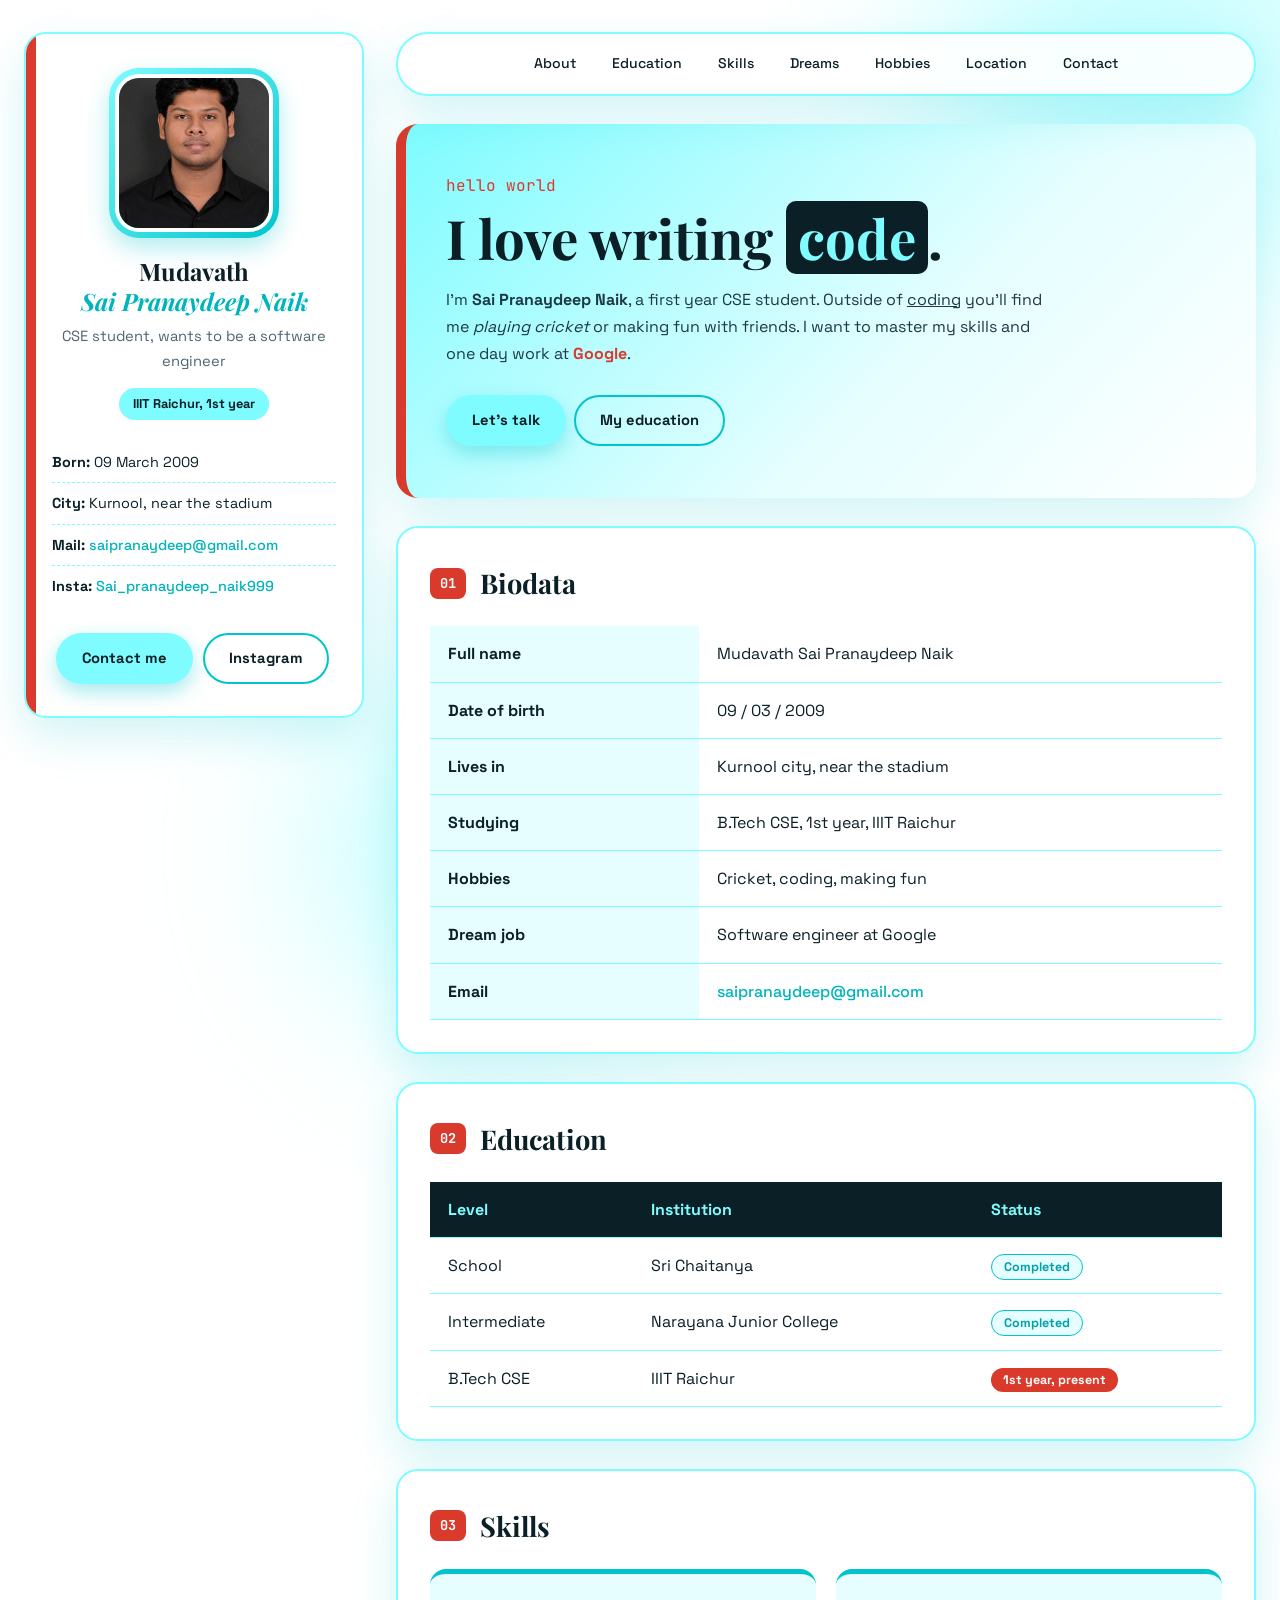
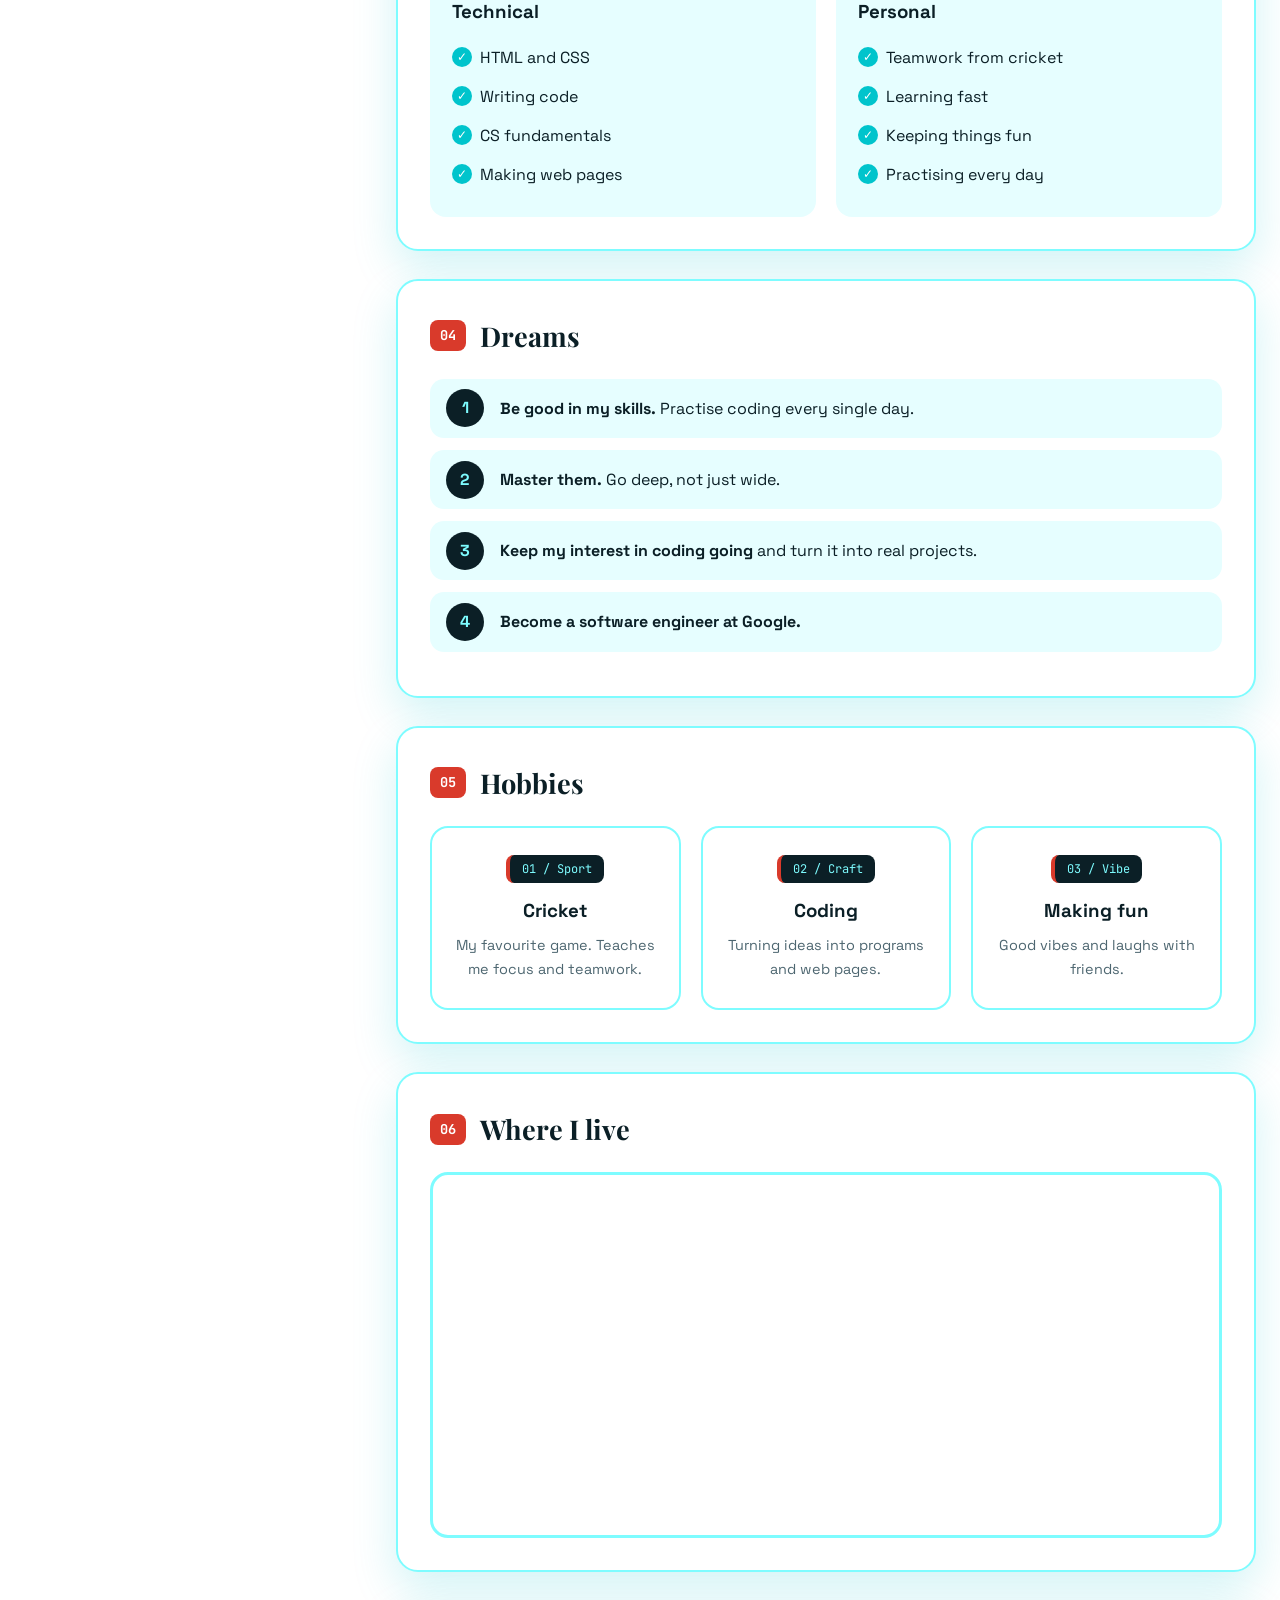
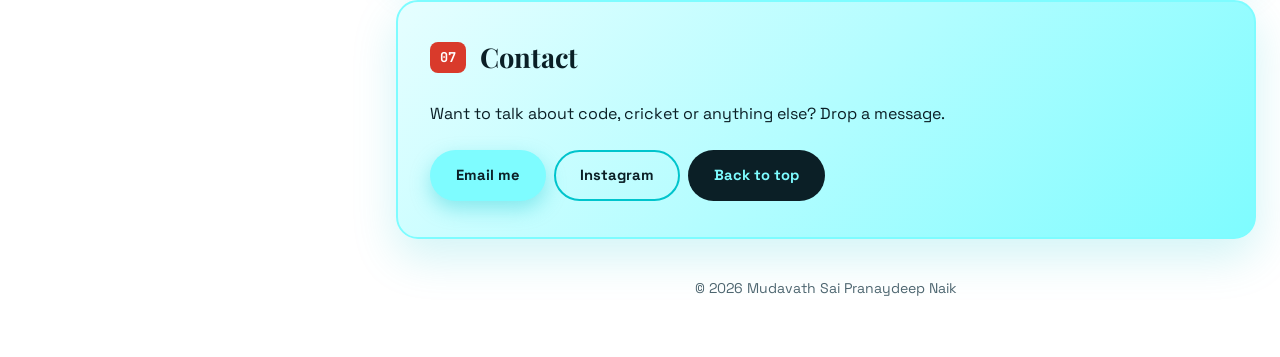
<file: index.html>
<!DOCTYPE html>
<html lang="en">
<head>
<meta charset="UTF-8">
<meta name="viewport" content="width=device-width, initial-scale=1.0">
<title>Sai Pranaydeep Naik | Portfolio</title>
<link rel="icon" type="image/png" href="logo.png?v=2">
<link rel="shortcut icon" type="image/png" href="logo.png?v=2">
<link rel="apple-touch-icon" href="logo.png?v=2">
<link rel="preconnect" href="https://fonts.googleapis.com">
<link rel="preconnect" href="https://fonts.gstatic.com" crossorigin>
<link href="https://fonts.googleapis.com/css2?family=Space+Grotesk:wght@400;500;700&family=Playfair+Display:ital,wght@0,700;1,500&family=JetBrains+Mono:wght@500&display=swap" rel="stylesheet">
<link rel="stylesheet" href="style.css">
</head>

<body>
<div class="blob b1"></div>
<div class="blob b2"></div>

<div class="wrap" id="top">

  <!-- profile card on the left -->
  <aside class="side">
    <div class="red-bar"></div>

    <div class="ring">
      <img src="logo.png" alt="Pranaydeep logo" class="logo">
    </div>

    <h1>Mudavath<br><span>Sai Pranaydeep Naik</span></h1>
    <p class="role">CSE student, wants to be a software engineer</p>
    <span class="pill">IIIT Raichur, 1st year</span>

    <ul class="info">
      <li><b>Born:</b> 09 March 2009</li>
      <li><b>City:</b> Kurnool, near the stadium</li>
      <li><b>Mail:</b> <a href="mailto:saipranaydeep@gmail.com">saipranaydeep@gmail.com</a></li>
      <li><b>Insta:</b> <a href="https://www.instagram.com/Sai_pranaydeep_naik999" target="_blank">Sai_pranaydeep_naik999</a></li>
    </ul>

    <div class="btns">
      <a class="btn solid" href="mailto:saipranaydeep@gmail.com">Contact me</a>
      <a class="btn line" href="https://www.instagram.com/Sai_pranaydeep_naik999" target="_blank">Instagram</a>
    </div>
  </aside>

  <!-- everything on the right -->
  <div class="main">

    <nav>
      <a href="#about">About</a>
      <a href="#edu">Education</a>
      <a href="#skills">Skills</a>
      <a href="#dreams">Dreams</a>
      <a href="#hobbies">Hobbies</a>
      <a href="#map">Location</a>
      <a href="#contact">Contact</a>
    </nav>

    <header class="hero">
      <p class="mono">hello world</p>
      <h2>I love writing <span class="mark">code</span>.</h2>
      <p class="intro">I'm <b>Sai Pranaydeep Naik</b>, a first year CSE student. Outside of <u>coding</u> you'll find me <i>playing cricket</i> or making fun with friends. I want to master my skills and one day work at <b class="red">Google</b>.</p>
      <a class="btn solid" href="#contact">Let's talk</a>
      <a class="btn line" href="#edu">My education</a>
    </header>

    <main>

      <section id="about">
        <h2><span class="num">01</span> Biodata</h2>
        <table class="bio">
          <tr><th>Full name</th><td>Mudavath Sai Pranaydeep Naik</td></tr>
          <tr><th>Date of birth</th><td>09 / 03 / 2009</td></tr>
          <tr><th>Lives in</th><td>Kurnool city, near the stadium</td></tr>
          <tr><th>Studying</th><td>B.Tech CSE, 1st year, IIIT Raichur</td></tr>
          <tr><th>Hobbies</th><td>Cricket, coding, making fun</td></tr>
          <tr><th>Dream job</th><td>Software engineer at Google</td></tr>
          <tr><th>Email</th><td><a href="mailto:saipranaydeep@gmail.com">saipranaydeep@gmail.com</a></td></tr>
        </table>
      </section>

      <section id="edu">
        <h2><span class="num">02</span> Education</h2>
        <table class="edu">
          <thead>
            <tr><th>Level</th><th>Institution</th><th>Status</th></tr>
          </thead>
          <tbody>
            <tr><td>School</td><td>Sri Chaitanya</td><td><span class="tag done">Completed</span></td></tr>
            <tr><td>Intermediate</td><td>Narayana Junior College</td><td><span class="tag done">Completed</span></td></tr>
            <tr><td>B.Tech CSE</td><td>IIIT Raichur</td><td><span class="tag now">1st year, present</span></td></tr>
          </tbody>
        </table>
      </section>

      <section id="skills">
        <h2><span class="num">03</span> Skills</h2>
        <div class="two">
          <div class="box">
            <h3>Technical</h3>
            <ul class="check">
              <li>HTML and CSS</li>
              <li>Writing code</li>
              <li>CS fundamentals</li>
              <li>Making web pages</li>
            </ul>
          </div>
          <div class="box">
            <h3>Personal</h3>
            <ul class="check">
              <li>Teamwork from cricket</li>
              <li>Learning fast</li>
              <li>Keeping things fun</li>
              <li>Practising every day</li>
            </ul>
          </div>
        </div>
      </section>

      <section id="dreams">
        <h2><span class="num">04</span> Dreams</h2>
        <ol class="steps">
          <li><b>Be good in my skills.</b> Practise coding every single day.</li>
          <li><b>Master them.</b> Go deep, not just wide.</li>
          <li><b>Keep my interest in coding going</b> and turn it into real projects.</li>
          <li><b>Become a software engineer at Google.</b></li>
        </ol>
      </section>

      <section id="hobbies">
        <h2><span class="num">05</span> Hobbies</h2>
        <div class="three">
          <div class="hobby">
            <span class="label">01 / Sport</span>
            <h3>Cricket</h3>
            <p>My favourite game. Teaches me focus and teamwork.</p>
          </div>
          <div class="hobby">
            <span class="label">02 / Craft</span>
            <h3>Coding</h3>
            <p>Turning ideas into programs and web pages.</p>
          </div>
          <div class="hobby">
            <span class="label">03 / Vibe</span>
            <h3>Making fun</h3>
            <p>Good vibes and laughs with friends.</p>
          </div>
        </div>
      </section>

      <section id="map">
        <h2><span class="num">06</span> Where I live</h2>
        <div class="mapbox">
          <iframe title="Kurnool map" src="https://www.google.com/maps?q=Kurnool,+Andhra+Pradesh&amp;output=embed" loading="lazy" allowfullscreen></iframe>
        </div>
      </section>

      <section id="contact" class="contact">
        <h2><span class="num">07</span> Contact</h2>
        <p>Want to talk about code, cricket or anything else? Drop a message.</p>
        <a class="btn solid" href="mailto:saipranaydeep@gmail.com">Email me</a>
        <a class="btn line" href="https://www.instagram.com/Sai_pranaydeep_naik999" target="_blank">Instagram</a>
        <a class="btn dark" href="#top">Back to top</a>
      </section>

    </main>

    <footer>
      <p>&copy; 2026 Mudavath Sai Pranaydeep Naik</p>
    </footer>

  </div>
</div>
</body>
</html>
</file>
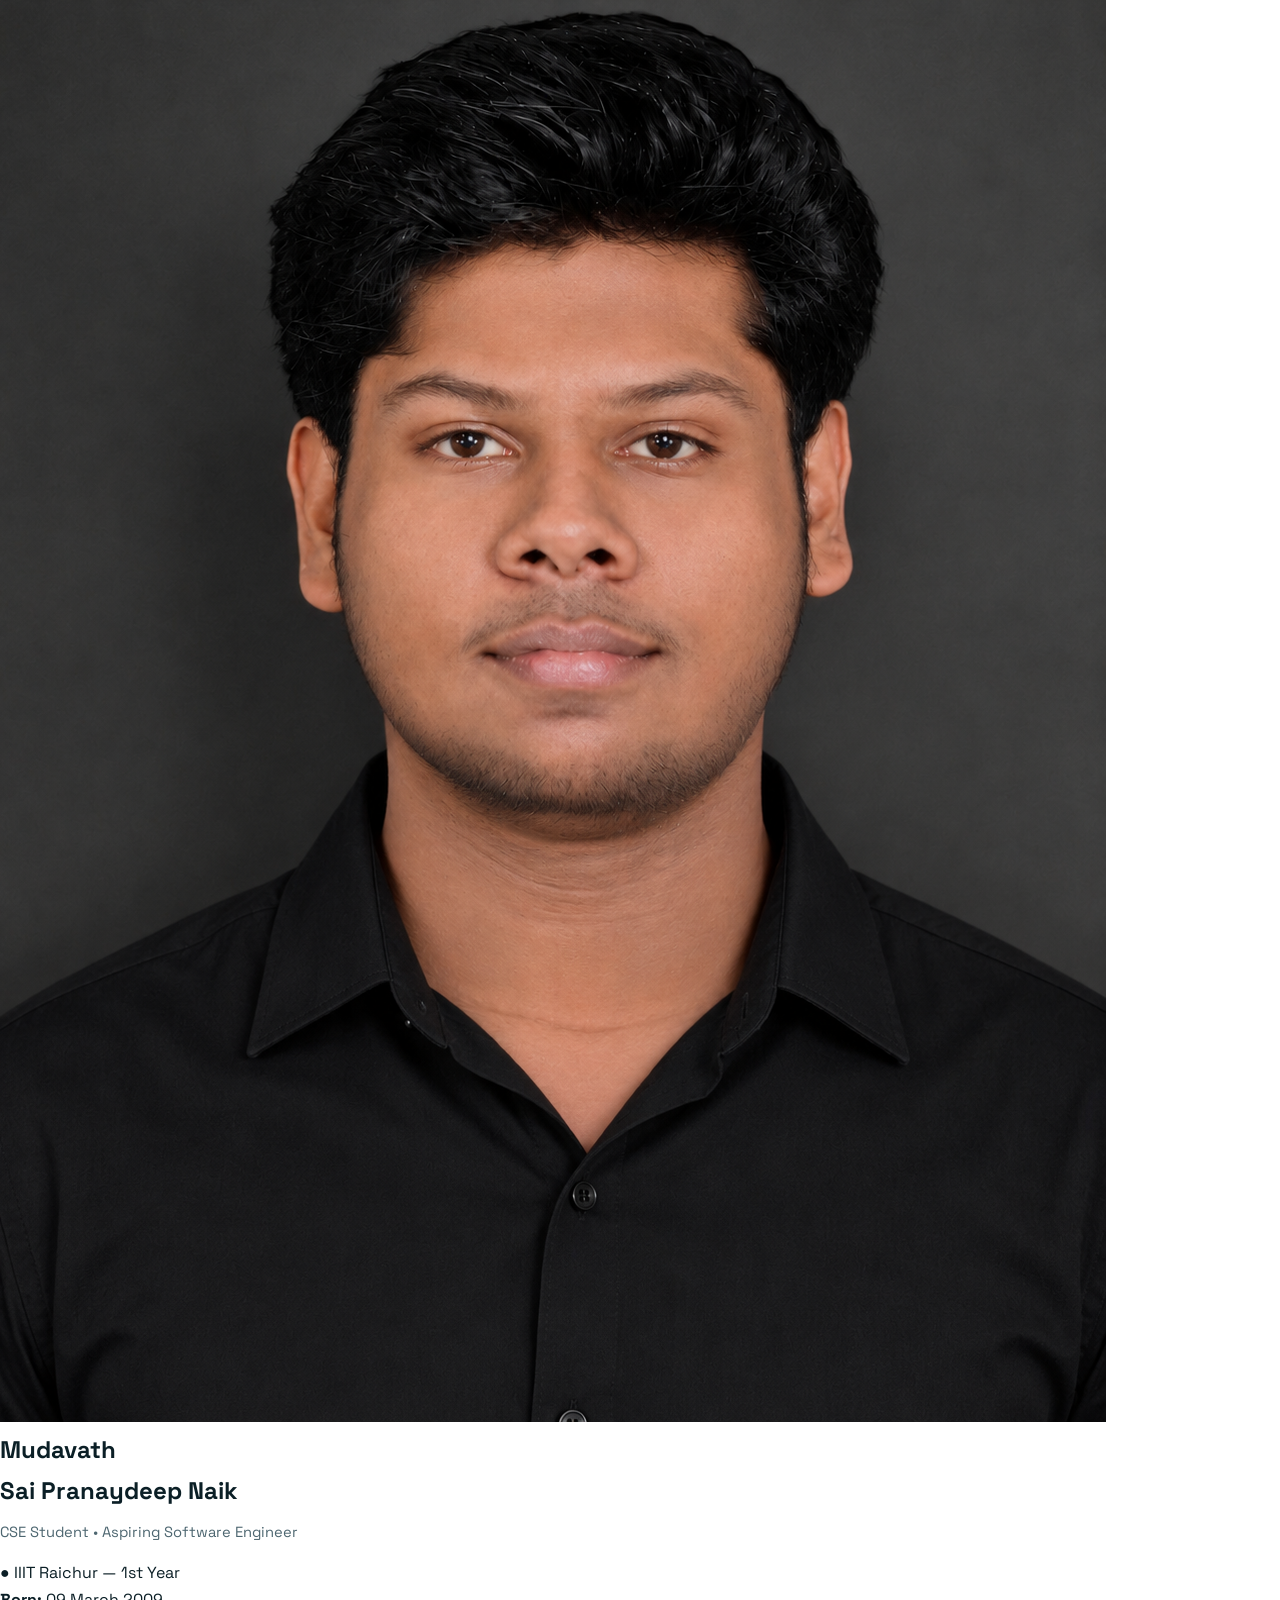
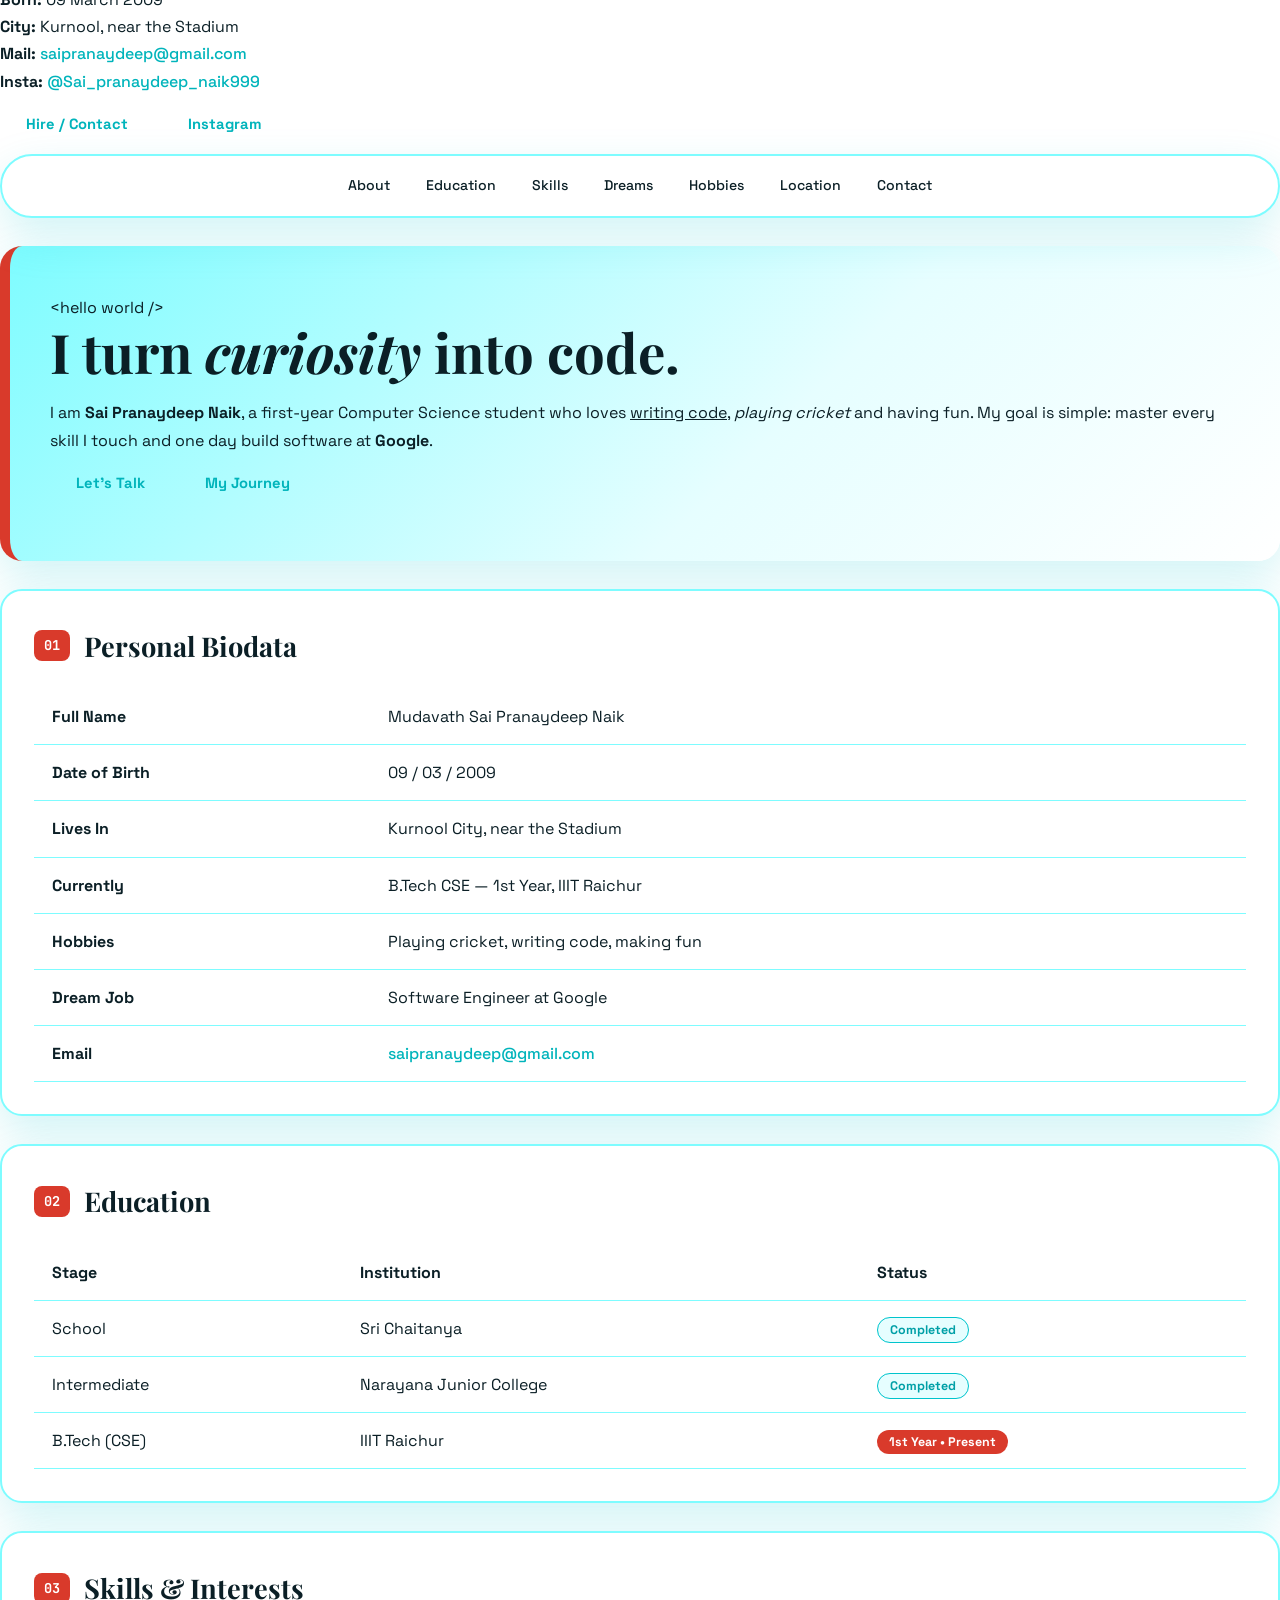
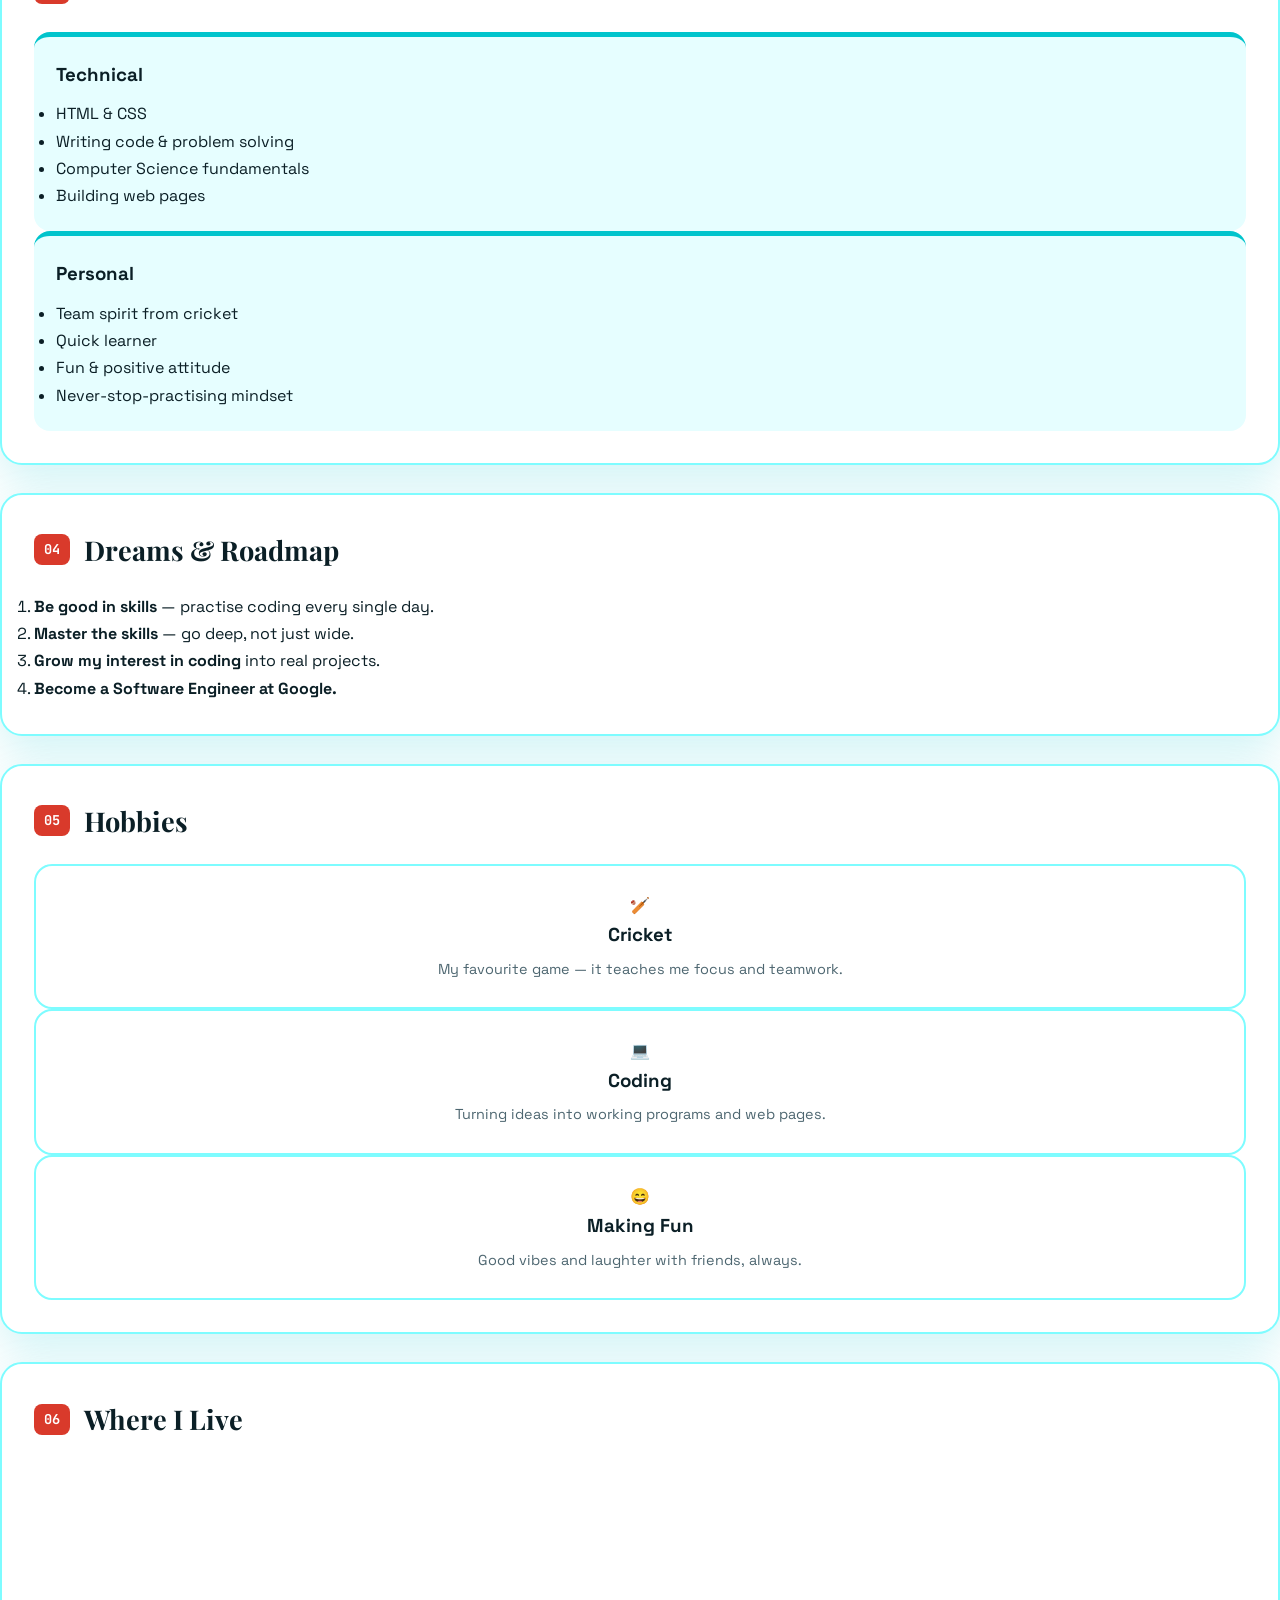
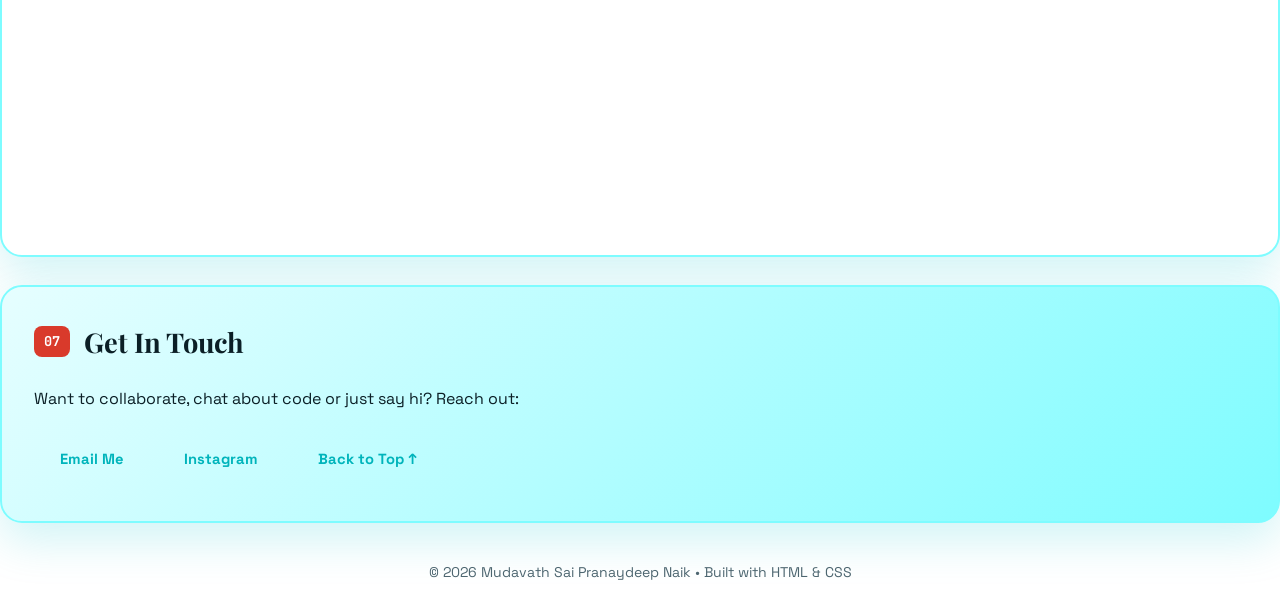
<file: index-103.html>
<!DOCTYPE html>
<html lang="en">
<head>
  <meta charset="UTF-8">
  <meta name="viewport" content="width=device-width, initial-scale=1.0">
  <meta name="description" content="Personal web portfolio of Mudavath Sai Pranaydeep Naik - CSE student at IIIT Raichur.">
  <title>Sai Pranaydeep Naik | Portfolio</title>

  <!-- Favicon (browser tab logo) -->
  <link rel="icon" type="image/png" href="logo.png">
  <link rel="apple-touch-icon" href="logo.png">

  <!-- Fonts -->
  <link rel="preconnect" href="https://fonts.googleapis.com">
  <link rel="preconnect" href="https://fonts.gstatic.com" crossorigin>
  <link href="https://fonts.googleapis.com/css2?family=Space+Grotesk:wght@400;500;700&family=Playfair+Display:ital,wght@0,700;1,500&family=JetBrains+Mono:wght@500&display=swap" rel="stylesheet">

  <!-- External CSS -->
  <link rel="stylesheet" href="style.css">
</head>

<body>
  <div class="bg-shape shape-one"></div>
  <div class="bg-shape shape-two"></div>

  <div class="layout" id="top">

    <!-- ========== LEFT: PROFILE CARD ========== -->
    <aside class="profile-card" id="profile">
      <div class="card-bar"></div>

      <div class="logo-ring">
        <img src="logo.png" alt="Logo of Sai Pranaydeep Naik" class="profile-logo">
      </div>

      <h1 class="name">Mudavath<br><span class="name-accent">Sai Pranaydeep Naik</span></h1>
      <p class="role">CSE Student &bull; Aspiring Software Engineer</p>

      <span class="badge">&#9679; IIIT Raichur &mdash; 1st Year</span>

      <ul class="quick-info">
        <li><strong>Born:</strong> 09 March 2009</li>
        <li><strong>City:</strong> Kurnool, near the Stadium</li>
        <li><strong>Mail:</strong> <a href="mailto:saipranaydeep@gmail.com">saipranaydeep@gmail.com</a></li>
        <li><strong>Insta:</strong> <a href="https://www.instagram.com/Sai_pranaydeep_naik999" target="_blank" rel="noopener">@Sai_pranaydeep_naik999</a></li>
      </ul>

      <div class="btn-group">
        <a class="btn btn-primary" href="mailto:saipranaydeep@gmail.com">Hire / Contact</a>
        <a class="btn btn-outline" href="https://www.instagram.com/Sai_pranaydeep_naik999" target="_blank" rel="noopener">Instagram</a>
      </div>
    </aside>

    <!-- ========== RIGHT: MAIN CONTENT ========== -->
    <div class="content">

      <nav class="navbar">
        <a href="#about">About</a>
        <a href="#education">Education</a>
        <a href="#skills">Skills</a>
        <a href="#goals">Dreams</a>
        <a href="#hobbies">Hobbies</a>
        <a href="#location">Location</a>
        <a href="#contact">Contact</a>
      </nav>

      <!-- HERO -->
      <header class="hero">
        <p class="hello">&lt;hello world /&gt;</p>
        <h2 class="hero-title">I turn <em>curiosity</em> into <span class="highlight">code</span>.</h2>
        <p class="hero-text">
          I am <b>Sai Pranaydeep Naik</b>, a first-year Computer Science student who loves
          <u>writing code</u>, <i>playing cricket</i> and having fun. My goal is simple:
          master every skill I touch and one day build software at <b class="g-word">Google</b>.
        </p>
        <a class="btn btn-primary" href="#contact">Let's Talk</a>
        <a class="btn btn-outline" href="#education">My Journey</a>
      </header>

      <main>

        <!-- ABOUT / BIODATA -->
        <section class="section" id="about">
          <h2 class="section-title"><span class="num">01</span> Personal Biodata</h2>
          <!-- Biodata table -->
          <table class="data-table">
            <tbody>
              <tr><th>Full Name</th><td>Mudavath Sai Pranaydeep Naik</td></tr>
              <tr><th>Date of Birth</th><td>09 / 03 / 2009</td></tr>
              <tr><th>Lives In</th><td>Kurnool City, near the Stadium</td></tr>
              <tr><th>Currently</th><td>B.Tech CSE &mdash; 1st Year, IIIT Raichur</td></tr>
              <tr><th>Hobbies</th><td>Playing cricket, writing code, making fun</td></tr>
              <tr><th>Dream Job</th><td>Software Engineer at Google</td></tr>
              <tr><th>Email</th><td><a href="mailto:saipranaydeep@gmail.com">saipranaydeep@gmail.com</a></td></tr>
            </tbody>
          </table>
        </section>

        <!-- EDUCATION -->
        <section class="section" id="education">
          <h2 class="section-title"><span class="num">02</span> Education</h2>
          <table class="data-table edu-table">
            <thead>
              <tr><th>Stage</th><th>Institution</th><th>Status</th></tr>
            </thead>
            <tbody>
              <tr><td>School</td><td>Sri Chaitanya</td><td><span class="tag done">Completed</span></td></tr>
              <tr><td>Intermediate</td><td>Narayana Junior College</td><td><span class="tag done">Completed</span></td></tr>
              <tr><td>B.Tech (CSE)</td><td>IIIT Raichur</td><td><span class="tag now">1st Year &bull; Present</span></td></tr>
            </tbody>
          </table>
        </section>

        <!-- SKILLS -->
        <section class="section" id="skills">
          <h2 class="section-title"><span class="num">03</span> Skills &amp; Interests</h2>
          <div class="grid-2">
            <div class="box">
              <h3>Technical</h3>
              <ul class="list-check">
                <li>HTML &amp; CSS</li>
                <li>Writing code &amp; problem solving</li>
                <li>Computer Science fundamentals</li>
                <li>Building web pages</li>
              </ul>
            </div>
            <div class="box">
              <h3>Personal</h3>
              <ul class="list-check">
                <li>Team spirit from cricket</li>
                <li>Quick learner</li>
                <li>Fun &amp; positive attitude</li>
                <li>Never-stop-practising mindset</li>
              </ul>
            </div>
          </div>
        </section>

        <!-- DREAMS -->
        <section class="section" id="goals">
          <h2 class="section-title"><span class="num">04</span> Dreams &amp; Roadmap</h2>
          <ol class="roadmap">
            <li><b>Be good in skills</b> &mdash; practise coding every single day.</li>
            <li><b>Master the skills</b> &mdash; go deep, not just wide.</li>
            <li><b>Grow my interest in coding</b> into real projects.</li>
            <li><b>Become a Software Engineer at Google.</b></li>
          </ol>
        </section>

        <!-- HOBBIES -->
        <section class="section" id="hobbies">
          <h2 class="section-title"><span class="num">05</span> Hobbies</h2>
          <div class="grid-3">
            <div class="hobby">
              <span class="emoji">&#127951;</span>
              <h3>Cricket</h3>
              <p>My favourite game &mdash; it teaches me focus and teamwork.</p>
            </div>
            <div class="hobby">
              <span class="emoji">&#128187;</span>
              <h3>Coding</h3>
              <p>Turning ideas into working programs and web pages.</p>
            </div>
            <div class="hobby">
              <span class="emoji">&#128516;</span>
              <h3>Making Fun</h3>
              <p>Good vibes and laughter with friends, always.</p>
            </div>
          </div>
        </section>

        <!-- LOCATION (IFRAME) -->
        <section class="section" id="location">
          <h2 class="section-title"><span class="num">06</span> Where I Live</h2>
          <div class="map-wrap">
            <iframe
              title="Map of Kurnool"
              src="https://www.google.com/maps?q=Kurnool,+Andhra+Pradesh&amp;output=embed"
              loading="lazy" allowfullscreen referrerpolicy="no-referrer-when-downgrade"></iframe>
          </div>
        </section>

        <!-- CONTACT -->
        <section class="section contact" id="contact">
          <h2 class="section-title"><span class="num">07</span> Get In Touch</h2>
          <p>Want to collaborate, chat about code or just say hi? Reach out:</p>
          <a class="btn btn-primary" href="mailto:saipranaydeep@gmail.com">Email Me</a>
          <a class="btn btn-outline" href="https://www.instagram.com/Sai_pranaydeep_naik999" target="_blank" rel="noopener">Instagram</a>
          <a class="btn btn-dark" href="#top">Back to Top &uarr;</a>
        </section>

      </main>

      <footer class="footer">
        <p>&copy; 2026 Mudavath Sai Pranaydeep Naik &bull; Built with HTML &amp; CSS</p>
      </footer>
    </div>
  </div>
</body>
</html>
</file>
<file: style.css>
* {
  margin: 0;
  padding: 0;
  box-sizing: border-box;
}

html {
  scroll-behavior: smooth;
  scroll-padding-top: 90px;
}

body {
  font-family: 'Space Grotesk', Arial, sans-serif;
  background: #fff;
  color: #0b1f26;
  line-height: 1.7;
  overflow-x: hidden;
}

a {
  color: #00b4bb;
  text-decoration: none;
  font-weight: 500;
}
a:hover { text-decoration: underline; }

.red { color: #d93a2b; }

/* background blobs */
.blob {
  position: fixed;
  z-index: -1;
  border-radius: 50%;
  background: #7efcff;
  filter: blur(90px);
  opacity: .45;
  animation: float 12s ease-in-out infinite;
}
.b1 { width: 420px; height: 420px; top: -120px; right: -80px; }
.b2 { width: 340px; height: 340px; bottom: -120px; left: 25%; animation-delay: -5s; }

@keyframes float {
  0%, 100% { transform: translateY(0) scale(1); }
  50% { transform: translateY(40px) scale(1.08); }
}

.wrap {
  display: grid;
  grid-template-columns: 340px 1fr;
  gap: 32px;
  max-width: 1300px;
  margin: 0 auto;
  padding: 32px 24px;
}

/* sidebar card */
.side {
  position: sticky;
  top: 32px;
  align-self: start;
  background: #fff;
  border: 2px solid #7efcff;
  border-radius: 22px;
  padding: 34px 26px 28px;
  text-align: center;
  box-shadow: 0 18px 45px rgba(0, 196, 204, .18);
  overflow: hidden;
}
.red-bar {
  position: absolute;
  left: 0; top: 0; bottom: 0;
  width: 10px;
  background: #d93a2b;
}

.ring {
  width: 170px;
  height: 170px;
  margin: 0 auto 18px;
  padding: 6px;
  border-radius: 30px;
  background: linear-gradient(135deg, #7efcff, #00c4cc);
  box-shadow: 0 10px 25px rgba(0, 196, 204, .3);
}
.logo {
  width: 100%;
  height: 100%;
  object-fit: cover;
  border-radius: 24px;
  background: #fff;
  border: 4px solid #fff;
  display: block;
}

.side h1 {
  font-family: 'Playfair Display', serif;
  font-size: 1.5rem;
  line-height: 1.25;
}
.side h1 span {
  color: #00b4bb;
  font-style: italic;
}
.role {
  color: #4d6670;
  font-size: .92rem;
  margin: 8px 0 14px;
}
.pill {
  display: inline-block;
  padding: 5px 14px;
  border-radius: 50px;
  background: #7efcff;
  font-size: .8rem;
  font-weight: 700;
}

.info {
  list-style: none;
  text-align: left;
  margin: 22px 0;
  font-size: .9rem;
}
.info li {
  padding: 8px 0;
  border-bottom: 1px dashed #7efcff;
  word-break: break-word;
}
.info li:last-child { border-bottom: none; }

/* buttons */
.btn {
  display: inline-block;
  padding: 11px 24px;
  margin: 4px 4px 4px 0;
  border-radius: 50px;
  font-weight: 700;
  font-size: .92rem;
  border: 2px solid transparent;
  cursor: pointer;
  transition: transform .25s, background .25s, color .25s;
}
.btn:hover {
  transform: translateY(-3px);
  text-decoration: none;
}
.solid {
  background: #7efcff;
  color: #0b1f26;
  box-shadow: 0 8px 20px rgba(0, 196, 204, .35);
}
.solid:hover { background: #00c4cc; color: #fff; }
.line { border-color: #00c4cc; color: #0b1f26; }
.line:hover { background: #e6feff; }
.dark { background: #0b1f26; color: #7efcff; }
.dark:hover { background: #d93a2b; color: #fff; }
.btns {
  display: flex;
  flex-wrap: wrap;
  justify-content: center;
  gap: 6px;
}

/* nav */
nav {
  position: sticky;
  top: 16px;
  z-index: 10;
  display: flex;
  flex-wrap: wrap;
  justify-content: center;
  gap: 4px;
  padding: 10px;
  margin-bottom: 28px;
  background: rgba(255, 255, 255, .88);
  backdrop-filter: blur(10px);
  border: 2px solid #7efcff;
  border-radius: 60px;
  box-shadow: 0 18px 45px rgba(0, 196, 204, .18);
}
nav a {
  color: #0b1f26;
  padding: 8px 16px;
  border-radius: 50px;
  font-size: .88rem;
  transition: background .25s;
}
nav a:hover {
  background: #7efcff;
  text-decoration: none;
}

/* hero */
.hero {
  padding: 48px 40px;
  margin-bottom: 28px;
  background: linear-gradient(135deg, #7efcff 0%, #e6feff 60%, #fff 100%);
  border-left: 10px solid #d93a2b;
  border-radius: 22px;
  box-shadow: 0 18px 45px rgba(0, 196, 204, .18);
}
.mono {
  font-family: 'JetBrains Mono', monospace;
  color: #d93a2b;
  margin-bottom: 8px;
}
.hero h2 {
  font-family: 'Playfair Display', serif;
  font-size: clamp(2rem, 4.5vw, 3.4rem);
  line-height: 1.15;
  margin-bottom: 16px;
}
.mark {
  background: #0b1f26;
  color: #7efcff;
  padding: 0 12px;
  border-radius: 10px;
}
.intro {
  max-width: 600px;
  margin-bottom: 24px;
  color: #1d3a44;
}

/* sections */
section {
  background: #fff;
  border: 2px solid #7efcff;
  border-radius: 22px;
  padding: 32px;
  margin-bottom: 28px;
  box-shadow: 0 18px 45px rgba(0, 196, 204, .18);
  transition: transform .3s;
}
section:hover { transform: translateY(-4px); }

section h2 {
  font-family: 'Playfair Display', serif;
  font-size: 1.7rem;
  margin-bottom: 20px;
  display: flex;
  align-items: center;
  gap: 14px;
}
.num {
  font-family: 'JetBrains Mono', monospace;
  font-size: .85rem;
  background: #d93a2b;
  color: #fff;
  padding: 4px 10px;
  border-radius: 8px;
}

/* tables */
table {
  width: 100%;
  border-collapse: collapse;
}
th, td {
  padding: 14px 18px;
  text-align: left;
  border-bottom: 1px solid #7efcff;
}
.bio th {
  width: 34%;
  background: #e6feff;
}
.edu th {
  background: #0b1f26;
  color: #7efcff;
}
tbody tr:hover { background: #e6feff; }

.tag {
  padding: 4px 12px;
  border-radius: 50px;
  font-size: .78rem;
  font-weight: 700;
  white-space: nowrap;
}
.done {
  background: #e6feff;
  color: #00a0a7;
  border: 1px solid #00c4cc;
}
.now {
  background: #d93a2b;
  color: #fff;
}

/* skills */
.two {
  display: grid;
  grid-template-columns: 1fr 1fr;
  gap: 20px;
}
.box {
  background: #e6feff;
  border-radius: 16px;
  padding: 22px;
  border-top: 5px solid #00c4cc;
}
.box h3 { margin-bottom: 10px; }

.check { list-style: none; }
.check li {
  position: relative;
  padding: 6px 0 6px 28px;
}
.check li::before {
  content: "\2713";
  position: absolute;
  left: 0;
  top: 9px;
  width: 20px;
  height: 20px;
  line-height: 20px;
  text-align: center;
  font-size: .75rem;
  color: #fff;
  background: #00c4cc;
  border-radius: 50%;
}

/* dreams */
.steps {
  list-style: none;
  counter-reset: n;
}
.steps li {
  counter-increment: n;
  position: relative;
  padding: 16px 16px 16px 70px;
  margin-bottom: 12px;
  background: #e6feff;
  border-radius: 14px;
  transition: background .25s, transform .25s;
}
.steps li:hover {
  background: #7efcff;
  transform: translateX(8px);
}
.steps li::before {
  content: counter(n);
  position: absolute;
  left: 16px;
  top: 50%;
  transform: translateY(-50%);
  width: 38px;
  height: 38px;
  line-height: 38px;
  text-align: center;
  font-weight: 700;
  background: #0b1f26;
  color: #7efcff;
  border-radius: 50%;
}

/* hobbies */
.three {
  display: grid;
  grid-template-columns: repeat(3, 1fr);
  gap: 20px;
}
.hobby {
  text-align: center;
  padding: 26px 18px;
  border-radius: 18px;
  border: 2px solid #7efcff;
  transition: transform .3s, background .3s;
}
.hobby:hover {
  transform: translateY(-8px) rotate(-1deg);
  background: #7efcff;
}
.label {
  display: inline-block;
  margin-bottom: 12px;
  padding: 4px 12px;
  font-family: 'JetBrains Mono', monospace;
  font-size: .75rem;
  background: #0b1f26;
  color: #7efcff;
  border-left: 4px solid #d93a2b;
  border-radius: 8px;
}
.hobby h3 { margin-bottom: 6px; }
.hobby p {
  font-size: .9rem;
  color: #4d6670;
}
.hobby:hover p { color: #0b1f26; }

/* map */
.mapbox {
  border: 3px solid #7efcff;
  border-radius: 18px;
  overflow: hidden;
}
iframe {
  display: block;
  width: 100%;
  height: 360px;
  border: 0;
}

.contact { background: linear-gradient(135deg, #e6feff, #7efcff); }
.contact p { margin-bottom: 18px; }

footer {
  text-align: center;
  color: #4d6670;
  font-size: .88rem;
  padding: 10px 0 24px;
}

/* responsive */
@media (max-width: 960px) {
  .wrap { grid-template-columns: 1fr; }
  .side { position: relative; top: 0; }
  nav { border-radius: 24px; }
}

@media (max-width: 640px) {
  .two, .three { grid-template-columns: 1fr; }
  .hero { padding: 32px 22px; }
  section { padding: 22px 18px; }
  th, td { padding: 10px 12px; font-size: .9rem; }
  .bio th { width: 40%; }
}
</file>
